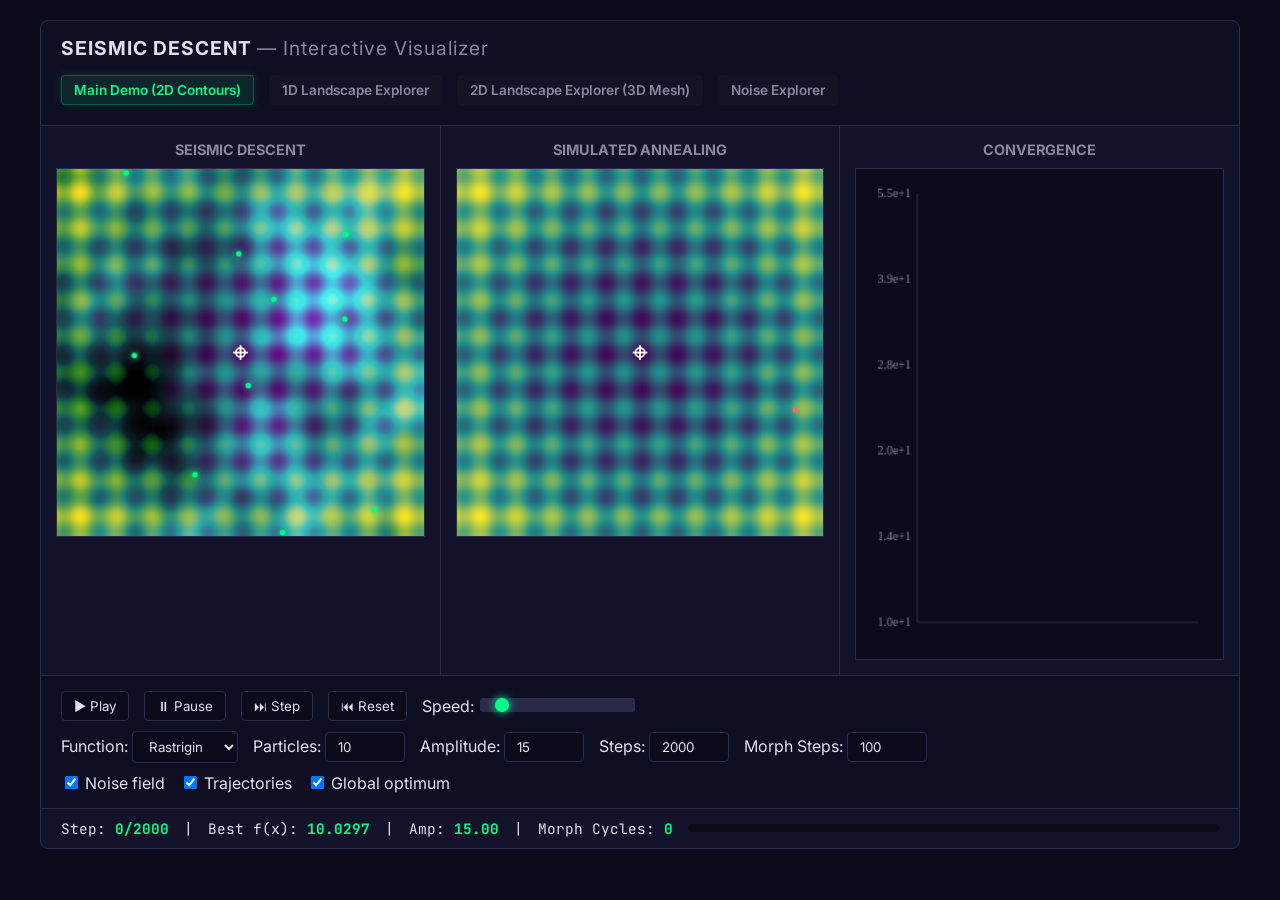
<file: visualizer/index.html>
<!DOCTYPE html>
<html lang="en">
<head>
    <meta charset="UTF-8">
    <meta name="viewport" content="width=device-width, initial-scale=1.0">
    <title>Seismic Descent - Interactive Visualizer</title>
    <link rel="stylesheet" href="css/style.css">
    <link href="https://fonts.googleapis.com/css2?family=Inter:wght@400;600&family=JetBrains+Mono&display=swap" rel="stylesheet">
</head>
<body>
    <div class="container">
        <header>
            <div style="display: flex; justify-content: space-between; align-items: center; flex-wrap: wrap; gap: 10px;">
                <h1>SEISMIC DESCENT <span class="subtitle">— Interactive Visualizer</span></h1>
                <nav class="nav-links">
                    <a href="index.html" class="nav-link active">Main Demo (2D Contours)</a>
                    <a href="1d_explorer.html" class="nav-link">1D Landscape Explorer</a>
                    <a href="2d_explorer.html" class="nav-link">2D Landscape Explorer (3D Mesh)</a>
                    <a href="noise.html" class="nav-link">Noise Explorer</a>
                </nav>
            </div>
        </header>

        <div class="main-content">
            <div class="panel">
                <h2>SEISMIC DESCENT</h2>
                <div class="canvas-container">
                    <canvas id="seismicCanvas" width="400" height="400"></canvas>
                </div>
            </div>

            <div class="panel">
                <h2>SIMULATED ANNEALING</h2>
                <div class="canvas-container">
                    <canvas id="saCanvas" width="400" height="400"></canvas>
                </div>
            </div>

            <div class="panel">
                <h2>CONVERGENCE</h2>
                <div class="canvas-container chart-container">
                    <canvas id="chartCanvas" width="300" height="400"></canvas>
                </div>
            </div>
        </div>

        <div class="controls">
            <div class="control-row">
                <button id="btnPlay">▶ Play</button>
                <button id="btnPause">⏸ Pause</button>
                <button id="btnStep">⏭ Step</button>
                <button id="btnReset">⏮ Reset</button>
                <label>Speed: <input type="range" id="speedSlider" min="1" max="50" value="2"></label>
            </div>
            <div class="control-row">
                <label>Function: 
                    <select id="funcSelect">
                        <option value="rastrigin">Rastrigin</option>
                        <option value="schwefel">Schwefel</option>
                    </select>
                </label>
                <label>Particles: <input type="number" id="particlesInput" min="1" max="50" value="10"></label>
                <label>Amplitude: <input type="number" id="ampInput" step="0.5" value="15.0"></label>
                <label>Steps: <input type="number" id="stepsInput" step="100" value="2000"></label>
                <label>Morph Steps: <input type="number" id="morphStepsInput" step="10" value="100"></label>
            </div>
            <div class="control-row">
                <label><input type="checkbox" id="chkNoise" checked> Noise field</label>
                <label><input type="checkbox" id="chkTrails" checked> Trajectories</label>
                <label><input type="checkbox" id="chkOptimum" checked> Global optimum</label>
            </div>
        </div>

        <div class="status-bar">
            <span>Step: <span id="lblStep">0/2000</span></span> | 
            <span>Best f(x): <span id="lblBest">0.0000</span></span> | 
            <span>Amp: <span id="lblAmp">0.0</span></span> | 
            <span>Morph Cycles: <span id="lblCycle">0</span></span>
            <div class="progress-bar"><div class="progress-fill" id="progressFill"></div></div>
        </div>
    </div>

    <script src="js/functions.js"></script>
    <script src="js/rff.js"></script>
    <script src="js/seismic.js"></script>
    <script src="js/sa.js"></script>
    <script src="js/renderer.js"></script>
    <script src="js/ui.js"></script>
    <script src="js/main.js"></script>
</body>
</html>
</file>
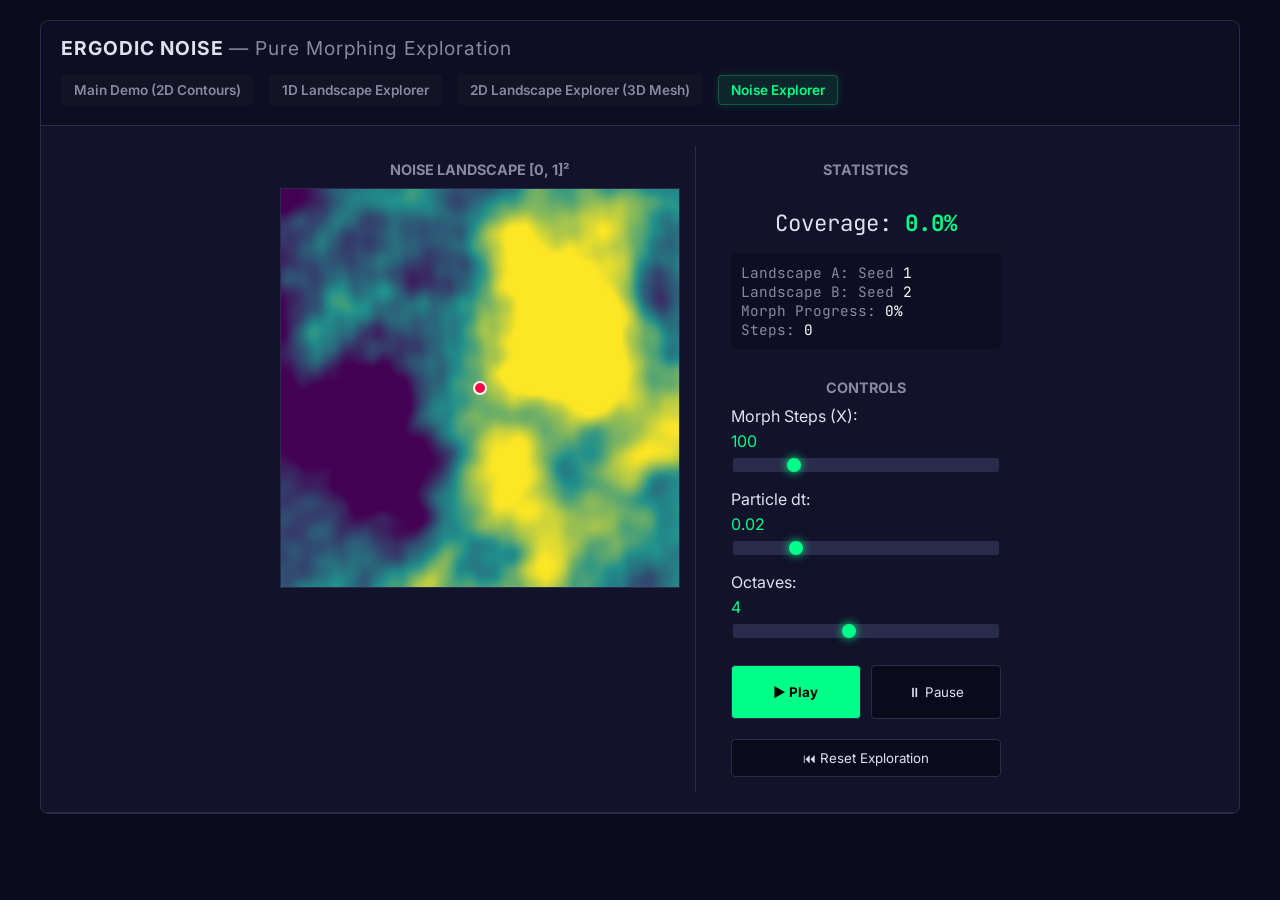
<file: visualizer/noise.html>
<!DOCTYPE html>
<html lang="en">
<head>
    <meta charset="UTF-8">
    <meta name="viewport" content="width=device-width, initial-scale=1.0">
    <title>Ergodic Noise Morphing Visualizer</title>
    <link rel="stylesheet" href="css/style.css">
    <link href="https://fonts.googleapis.com/css2?family=Inter:wght@400;600&family=JetBrains+Mono&display=swap" rel="stylesheet">
</head>
<body>
    <div class="container">
        <header>
            <div style="display: flex; justify-content: space-between; align-items: center; flex-wrap: wrap; gap: 10px;">
                <h1>ERGODIC NOISE <span class="subtitle">— Pure Morphing Exploration</span></h1>
                <nav class="nav-links">
                    <a href="index.html" class="nav-link">Main Demo (2D Contours)</a>
                    <a href="1d_explorer.html" class="nav-link">1D Landscape Explorer</a>
                    <a href="2d_explorer.html" class="nav-link">2D Landscape Explorer (3D Mesh)</a>
                    <a href="noise.html" class="nav-link active">Noise Explorer</a>
                </nav>
            </div>
        </header>

        <div class="main-content" style="justify-content: center; padding: 20px; gap: 20px;">
            <div class="panel" style="max-width: 450px; flex: none;">
                <h2>NOISE LANDSCAPE [0, 1]²</h2>
                <div class="canvas-container" style="max-width: 400px; width: 400px; height: 400px;">
                    <canvas id="mainCanvas" width="400" height="400"></canvas>
                </div>
            </div>
            
            <div class="panel" style="max-width: 350px; flex: none; justify-content: flex-start; align-items: stretch;">
                <h2>STATISTICS</h2>
                <div style="font-family: var(--font-mono); font-size: 1.4rem; margin-top: 20px; text-align: center;">
                    Coverage: <span id="lblCoverage" style="color: var(--seismic-color); font-weight: bold;">0.0%</span>
                </div>
                <div style="font-family: var(--font-mono); font-size: 0.9rem; margin-top: 15px; color: #8888a0; background: rgba(0,0,0,0.2); padding: 10px; border-radius: 4px;">
                    Landscape A: Seed <span id="lblSeedA" style="color: #fff;">1</span><br>
                    Landscape B: Seed <span id="lblSeedB" style="color: #fff;">2</span><br>
                    Morph Progress: <span id="lblMorph" style="color: #fff;">0%</span><br>
                    Steps: <span id="lblStepCount" style="color: #fff;">0</span>
                </div>
                
                <h2 style="margin-top: 30px;">CONTROLS</h2>
                <div class="control-row" style="flex-direction: column; align-items: stretch; gap: 15px;">
                    <label style="display: flex; flex-direction: column; gap: 5px;">
                        Morph Steps (X): <span id="lblMorphSteps" style="color: var(--seismic-color)">100</span>
                        <input type="range" id="morphStepsSlider" min="10" max="500" value="100">
                    </label>
                    <label style="display: flex; flex-direction: column; gap: 5px;">
                        Particle dt: <span id="lblDt" style="color: var(--seismic-color)">0.02</span>
                        <input type="range" id="dtSlider" min="0.001" max="0.1" step="0.001" value="0.02">
                    </label>
                    <label style="display: flex; flex-direction: column; gap: 5px;">
                        Octaves: <span id="lblOctaves" style="color: var(--seismic-color)">4</span>
                        <input type="range" id="octavesSlider" min="1" max="8" step="1" value="4">
                    </label>
                    <div style="display: flex; gap: 10px; margin-top: 10px;">
                        <button id="btnPlay" style="flex: 1; padding: 10px; font-weight: bold; background: var(--seismic-color); color: #000;">▶ Play</button>
                        <button id="btnPause" style="flex: 1; padding: 10px;" disabled>⏸ Pause</button>
                    </div>
                    <button id="btnReset" style="margin-top: 5px; padding: 10px;">⏮ Reset Exploration</button>
                </div>
            </div>
        </div>
    </div>
    
    <script src="js/rff.js"></script>
    <script src="js/renderer.js"></script>
    <script src="js/noise.js"></script>
</body>
</html>
</file>
<file: visualizer/css/style.css>
:root {
    --bg-color: #0a0a1a;
    --panel-bg: #12122a;
    --border-color: #2a2a4a;
    --text-color: #e0e0f0;
    --seismic-color: #00ff88;
    --sa-color: #ff6b6b;
    --font-ui: 'Inter', sans-serif;
    --font-mono: 'JetBrains Mono', monospace;
}

* { box-sizing: border-box; }

body {
    margin: 0;
    padding: 20px;
    background-color: var(--bg-color);
    color: var(--text-color);
    font-family: var(--font-ui);
}

.container {
    max-width: 1200px;
    margin: 0 auto;
    border: 1px solid var(--border-color);
    background-color: var(--panel-bg);
    border-radius: 8px;
    overflow: hidden;
}

header {
    padding: 15px 20px;
    border-bottom: 1px solid var(--border-color);
    background-color: rgba(0, 0, 0, 0.2);
}

header h1 {
    margin: 0;
    font-size: 1.2rem;
    letter-spacing: 1px;
}

.subtitle {
    color: #8888a0;
    font-weight: normal;
}

.main-content {
    display: flex;
    flex-wrap: wrap;
    border-bottom: 1px solid var(--border-color);
}

.panel {
    flex: 1;
    min-width: 300px;
    padding: 15px;
    border-right: 1px solid var(--border-color);
    display: flex;
    flex-direction: column;
    align-items: center;
}

.panel:last-child {
    border-right: none;
}

.panel h2 {
    font-size: 0.9rem;
    margin: 0 0 10px 0;
    text-align: center;
    color: #8888a0;
}

.canvas-container {
    background-color: #000;
    border: 1px solid var(--border-color);
    width: 100%;
    max-width: 400px;
    aspect-ratio: 1;
    position: relative;
}

.chart-container {
    background-color: var(--bg-color);
    aspect-ratio: 3/4;
}

canvas {
    width: 100%;
    height: 100%;
    display: block;
}

.controls {
    padding: 15px 20px;
    background-color: rgba(0, 0, 0, 0.2);
    border-bottom: 1px solid var(--border-color);
}

.control-row {
    display: flex;
    gap: 15px;
    margin-bottom: 10px;
    align-items: center;
    flex-wrap: wrap;
}

.control-row:last-child {
    margin-bottom: 0;
}

button, select, input {
    background-color: var(--bg-color);
    color: var(--text-color);
    border: 1px solid var(--border-color);
    padding: 6px 12px;
    border-radius: 4px;
    font-family: var(--font-ui);
    cursor: pointer;
}

button:hover {
    background-color: #2a2a4a;
}

input[type="number"] {
    width: 80px;
}

.status-bar {
    padding: 10px 20px;
    font-family: var(--font-mono);
    font-size: 0.9rem;
    display: flex;
    align-items: center;
    gap: 15px;
    flex-wrap: wrap;
}

.progress-bar {
    flex-grow: 1;
    height: 8px;
    background-color: var(--bg-color);
    border-radius: 4px;
    overflow: hidden;
}

.progress-fill {
    height: 100%;
    width: 0%;
    background: linear-gradient(90deg, #2a2a4a, var(--seismic-color));
    transition: width 0.1s linear;
}

}

/* 1D Explorer Specifics */
.canvas-container.large {
    max-width: 1000px;
    height: 500px;
    aspect-ratio: unset;
    border: 1px solid var(--border-color);
    box-shadow: inset 0 0 50px rgba(0,0,0,0.5);
    border-radius: 4px;
}

.explorer-layout {
    display: flex;
    flex-direction: column;
    gap: 20px;
    padding: 20px;
}

.legend {
    display: flex;
    gap: 20px;
    justify-content: center;
    margin-top: 15px;
    font-family: var(--font-mono);
    font-size: 0.8rem;
    color: #8888a0;
}

.legend-item {
    display: flex;
    align-items: center;
    gap: 8px;
    padding: 4px 8px;
    background: rgba(255,255,255,0.03);
    border-radius: 4px;
}

.line-obj { border-bottom: 2px solid #555; width: 24px; }
.line-noise { border-bottom: 2px solid var(--sa-color); width: 24px; }
.line-total { border-bottom: 2px solid var(--seismic-color); width: 24px; }

/* Premium Sliders */
input[type="range"] {
    -webkit-appearance: none;
    height: 4px;
    background: var(--border-color);
    border-radius: 2px;
    cursor: pointer;
}

input[type="range"]::-webkit-slider-thumb {
    -webkit-appearance: none;
    width: 14px;
    height: 14px;
    background: var(--seismic-color);
    border-radius: 50%;
    box-shadow: 0 0 10px var(--seismic-color);
}

.status-bar span span {
    color: var(--seismic-color);
    font-weight: bold;
}

#lblAmpVal, #lblDtVal {
    min-width: 30px;
    display: inline-block;
    color: var(--seismic-color);
}

@media (max-width: 900px) {
    .main-content {
        flex-direction: column;
    }
    .panel {
        border-right: none;
        border-bottom: 1px solid var(--border-color);
    }
    .panel:last-child {
        border-bottom: none;
    }
}

/* Navigation Links styling */
.nav-links {
    display: flex;
    gap: 15px;
    margin: 5px 0;
    align-items: center;
}

.nav-link {
    color: #8888a0;
    text-decoration: none;
    font-size: 0.85rem;
    font-weight: 600;
    padding: 6px 12px;
    border-radius: 4px;
    transition: all 0.2s ease;
    border: 1px solid transparent;
    background-color: rgba(255, 255, 255, 0.02);
}

.nav-link:hover {
    color: var(--seismic-color);
    background-color: rgba(0, 255, 136, 0.05);
    border-color: rgba(0, 255, 136, 0.1);
}

.nav-link.active {
    color: var(--seismic-color);
    border-color: rgba(0, 255, 136, 0.25);
    background-color: rgba(0, 255, 136, 0.1);
    box-shadow: 0 0 10px rgba(0, 255, 136, 0.15);
}
</file>
